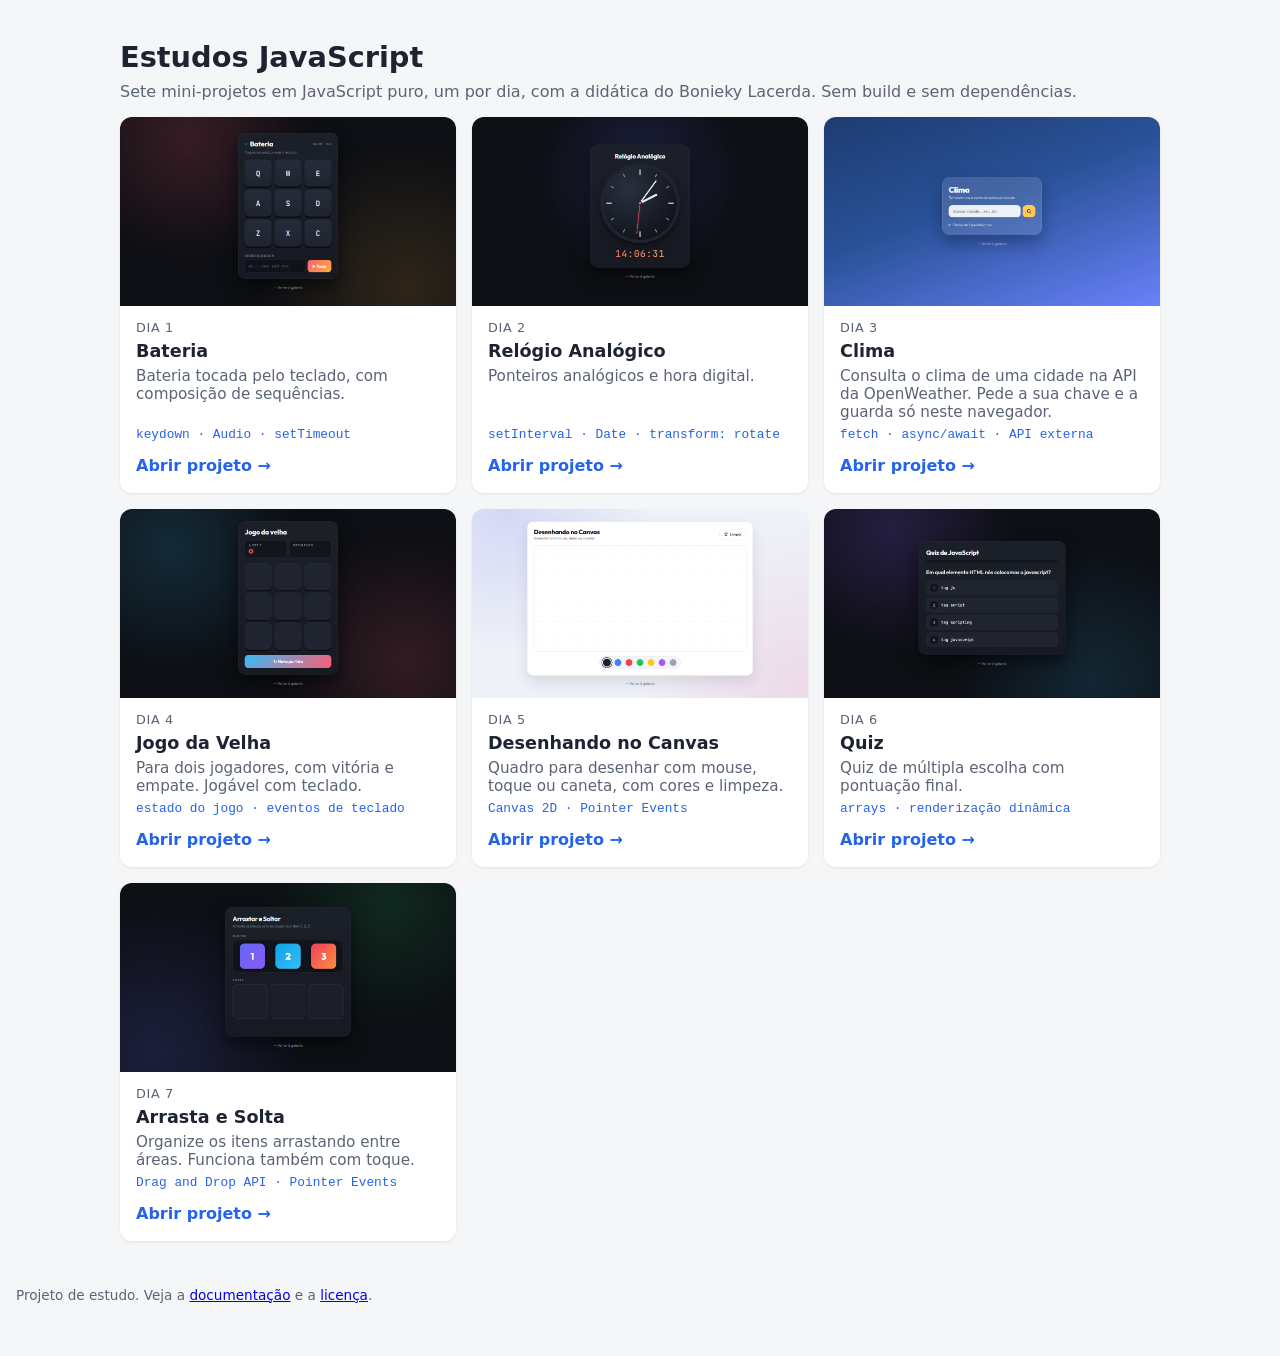
<file: index.html>
<!DOCTYPE html>
<html lang="pt-BR">
<head>
    <meta charset="UTF-8">
    <meta name="viewport" content="width=device-width, initial-scale=1.0">
    <meta name="description" content="7 mini-projetos em JavaScript puro: bateria, relógio, clima, jogo da velha, canvas, quiz e arrasta e solta.">
    <title>Estudos JavaScript — 7 projetos</title>
    <style>
        :root {
            --bg: #f5f6f8;
            --card: #ffffff;
            --text: #1d2330;
            --muted: #5b6475;
            --accent: #2563eb;
        }
        @media (prefers-color-scheme: dark) {
            :root:not([data-theme="light"]) {
                --bg: #12151c;
                --card: #1c212c;
                --text: #e8ebf2;
                --muted: #9aa3b5;
                --accent: #7aa7ff;
            }
        }
        * { box-sizing: border-box; }
        body {
            margin: 0;
            padding: 16px;
            font-family: system-ui, -apple-system, "Segoe UI", Roboto, sans-serif;
            background: var(--bg);
            color: var(--text);
        }
        header, main { max-width: 1040px; margin: 0 auto; }
        h1 { margin: 24px 0 8px; font-size: 1.8rem; }
        header p { color: var(--muted); margin: 0 0 16px; }
        .grid {
            display: grid;
            gap: 16px;
            grid-template-columns: repeat(auto-fill, minmax(260px, 1fr));
            padding-bottom: 32px;
        }
        .card {
            background: var(--card);
            border-radius: 12px;
            overflow: hidden;
            display: flex;
            flex-direction: column;
            box-shadow: 0 1px 3px rgba(0, 0, 0, 0.08);
        }
        .card .thumb {
            aspect-ratio: 16 / 9;
            background: var(--bg);
            display: flex;
            align-items: center;
            justify-content: center;
            color: var(--muted);
            font-size: 0.9rem;
        }
        .card .thumb img { width: 100%; height: 100%; object-fit: cover; }
        .card .body { padding: 14px 16px 18px; display: flex; flex-direction: column; gap: 6px; flex: 1; }
        .card .day { color: var(--muted); font-size: 0.8rem; text-transform: uppercase; letter-spacing: 0.05em; }
        .card h2 { margin: 0; font-size: 1.1rem; }
        .card p { margin: 0; color: var(--muted); font-size: 0.95rem; flex: 1; }
        .card code { font-size: 0.8rem; color: var(--accent); }
        .card a {
            margin-top: 8px;
            align-self: flex-start;
            color: var(--accent);
            font-weight: 600;
            text-decoration: none;
        }
        .card a:focus-visible, .card a:hover { text-decoration: underline; }
        footer { color: var(--muted); font-size: 0.85rem; padding: 0 0 24px; }
    </style>
</head>
<body>
    <header>
        <h1>Estudos JavaScript</h1>
        <p>Sete mini-projetos em JavaScript puro, um por dia, com a didática do Bonieky Lacerda. Sem build e sem dependências.</p>
    </header>

    <main class="grid">
        <article class="card">
            <div class="thumb"><img src="01-bateria/print.png" alt="Print do projeto Bateria" /></div>
            <div class="body">
                <span class="day">Dia 1</span>
                <h2>Bateria</h2>
                <p>Bateria tocada pelo teclado, com composição de sequências.</p>
                <code>keydown · Audio · setTimeout</code>
                <a href="01-bateria/">Abrir projeto →</a>
            </div>
        </article>

        <article class="card">
            <div class="thumb"><img src="02-relogio-analogico/print.png" alt="Print do projeto Relógio Analógico" loading="lazy" /></div>
            <div class="body">
                <span class="day">Dia 2</span>
                <h2>Relógio Analógico</h2>
                <p>Ponteiros analógicos e hora digital.</p>
                <code>setInterval · Date · transform: rotate</code>
                <a href="02-relogio-analogico/">Abrir projeto →</a>
            </div>
        </article>

        <article class="card">
            <div class="thumb"><img src="03-clima/print.png" alt="Print do projeto Clima" /></div>
            <div class="body">
                <span class="day">Dia 3</span>
                <h2>Clima</h2>
                <p>Consulta o clima de uma cidade na API da OpenWeather. Pede a sua chave e a guarda só neste navegador.</p>
                <code>fetch · async/await · API externa</code>
                <a href="03-clima/">Abrir projeto →</a>
            </div>
        </article>

        <article class="card">
            <div class="thumb"><img src="04-jogo-da-velha/print.png" alt="Print do projeto Jogo da Velha" loading="lazy" /></div>
            <div class="body">
                <span class="day">Dia 4</span>
                <h2>Jogo da Velha</h2>
                <p>Para dois jogadores, com vitória e empate. Jogável com teclado.</p>
                <code>estado do jogo · eventos de teclado</code>
                <a href="04-jogo-da-velha/">Abrir projeto →</a>
            </div>
        </article>

        <article class="card">
            <div class="thumb"><img src="05-canvas/print.png" alt="Print do projeto Desenhando no Canvas" loading="lazy" /></div>
            <div class="body">
                <span class="day">Dia 5</span>
                <h2>Desenhando no Canvas</h2>
                <p>Quadro para desenhar com mouse, toque ou caneta, com cores e limpeza.</p>
                <code>Canvas 2D · Pointer Events</code>
                <a href="05-canvas/">Abrir projeto →</a>
            </div>
        </article>

        <article class="card">
            <div class="thumb"><img src="06-quiz/print.png" alt="Print do projeto Quiz" loading="lazy" /></div>
            <div class="body">
                <span class="day">Dia 6</span>
                <h2>Quiz</h2>
                <p>Quiz de múltipla escolha com pontuação final.</p>
                <code>arrays · renderização dinâmica</code>
                <a href="06-quiz/">Abrir projeto →</a>
            </div>
        </article>

        <article class="card">
            <div class="thumb"><img src="07-arrasta-e-solta/print.png" alt="Print do projeto Arrasta e Solta" loading="lazy" /></div>
            <div class="body">
                <span class="day">Dia 7</span>
                <h2>Arrasta e Solta</h2>
                <p>Organize os itens arrastando entre áreas. Funciona também com toque.</p>
                <code>Drag and Drop API · Pointer Events</code>
                <a href="07-arrasta-e-solta/">Abrir projeto →</a>
            </div>
        </article>
    </main>

    <footer>
        <p>Projeto de estudo. Veja a <a href="README.md">documentação</a> e a <a href="LICENSE">licença</a>.</p>
    </footer>
</body>
</html>
</file>
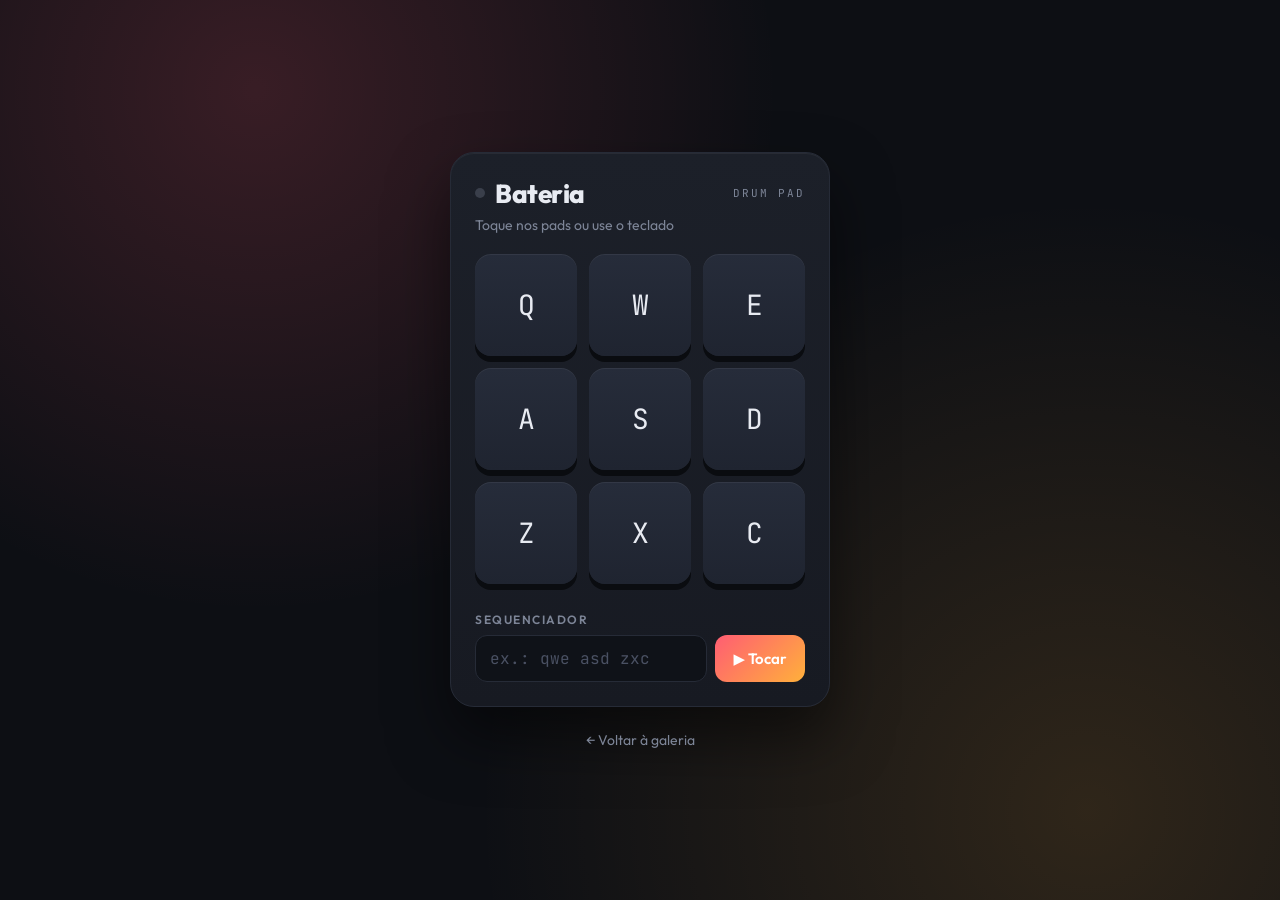
<file: 01-bateria/index.html>
<!DOCTYPE html>
<html lang="pt">
<head>
    <meta charset="UTF-8">
    <meta name="viewport" content="width=device-width, initial-scale=1.0">
    <title>Bateria</title>
    <link rel="preconnect" href="https://fonts.googleapis.com">
    <link rel="preconnect" href="https://fonts.gstatic.com" crossorigin>
    <link href="https://fonts.googleapis.com/css2?family=Outfit:wght@400;600;800&family=JetBrains+Mono:wght@500&display=swap" rel="stylesheet">
    <link rel="stylesheet" href="style.css" />
</head>
<body>
    <main class="machine">
        <header class="machine__header">
            <span class="led"></span>
            <h1>Bateria</h1>
            <span class="machine__model">DRUM&nbsp;PAD</span>
        </header>

        <p class="hint">Toque nos pads ou use o teclado</p>

        <div class="keys">
            <button type="button" data-key="keyq" class="key">Q</button>
            <button type="button" data-key="keyw" class="key">W</button>
            <button type="button" data-key="keye" class="key">E</button>

            <button type="button" data-key="keya" class="key">A</button>
            <button type="button" data-key="keys" class="key">S</button>
            <button type="button" data-key="keyd" class="key">D</button>

            <button type="button" data-key="keyz" class="key">Z</button>
            <button type="button" data-key="keyx" class="key">X</button>
            <button type="button" data-key="keyc" class="key">C</button>
        </div>

        <form class="composer">
            <label for="input">Sequenciador</label>
            <div class="composer__row">
                <input type="text" id="input" placeholder="ex.: qwe asd zxc" autocomplete="off" spellcheck="false" />
                <button type="submit">▶ Tocar</button>
            </div>
        </form>
    </main>

    <a class="back" href="../">← Voltar à galeria</a>

    <audio id="s_keyq" src="sounds/keyq.wav"></audio>
    <audio id="s_keyw" src="sounds/keyw.wav"></audio>
    <audio id="s_keye" src="sounds/keye.wav"></audio>
    <audio id="s_keya" src="sounds/keya.wav"></audio>
    <audio id="s_keys" src="sounds/keys.wav"></audio>
    <audio id="s_keyd" src="sounds/keyd.wav"></audio>
    <audio id="s_keyz" src="sounds/keyz.wav"></audio>
    <audio id="s_keyx" src="sounds/keyx.wav"></audio>
    <audio id="s_keyc" src="sounds/keyc.wav"></audio>

    <script src="script.js"></script>
</body>
</html>
</file>
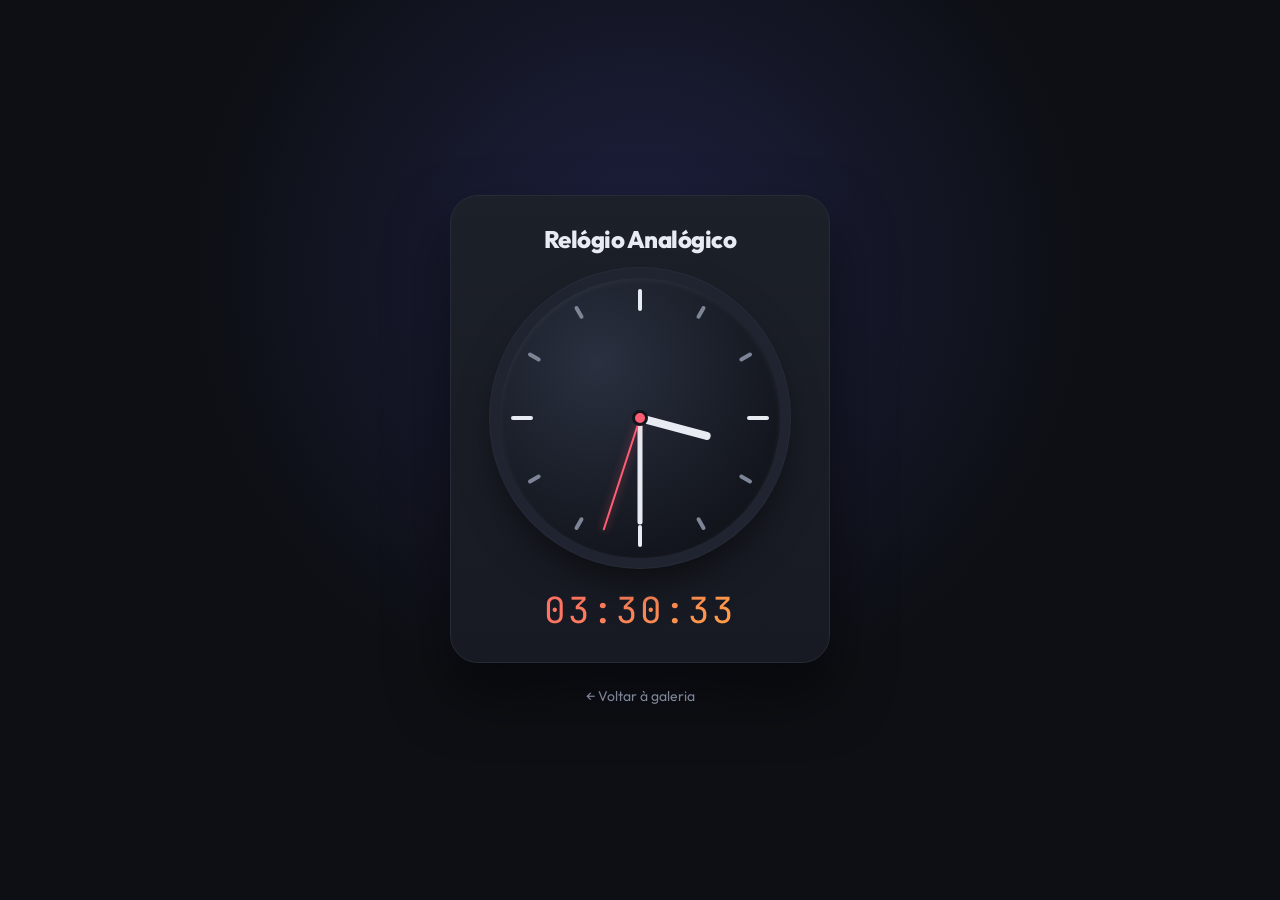
<file: 02-relogio-analogico/index.html>
<!DOCTYPE html>
<html lang="pt">
<head>
    <meta charset="UTF-8">
    <meta name="viewport" content="width=device-width, initial-scale=1.0">
    <title>Relógio Analógico</title>
    <link rel="preconnect" href="https://fonts.googleapis.com">
    <link rel="preconnect" href="https://fonts.gstatic.com" crossorigin>
    <link href="https://fonts.googleapis.com/css2?family=Outfit:wght@400;600;800&family=JetBrains+Mono:wght@500&display=swap" rel="stylesheet">
    <link rel="stylesheet" href="style.css" />
</head>
<body>
    <main class="card">
        <h1>Relógio Analógico</h1>

        <div class="relogio">
            <div class="riscos">
                <div class="risco" style="transform: rotate(0deg)"><div class="ponto"></div></div>
                <div class="risco" style="transform: rotate(30deg)"><div class="ponto"></div></div>
                <div class="risco" style="transform: rotate(60deg)"><div class="ponto"></div></div>
                <div class="risco" style="transform: rotate(90deg)"><div class="ponto"></div></div>
                <div class="risco" style="transform: rotate(120deg)"><div class="ponto"></div></div>
                <div class="risco" style="transform: rotate(150deg)"><div class="ponto"></div></div>
                <div class="risco" style="transform: rotate(180deg)"><div class="ponto"></div></div>
                <div class="risco" style="transform: rotate(210deg)"><div class="ponto"></div></div>
                <div class="risco" style="transform: rotate(240deg)"><div class="ponto"></div></div>
                <div class="risco" style="transform: rotate(270deg)"><div class="ponto"></div></div>
                <div class="risco" style="transform: rotate(300deg)"><div class="ponto"></div></div>
                <div class="risco" style="transform: rotate(330deg)"><div class="ponto"></div></div>
            </div>
            <div class="ponteiros">
                <div class="p p_h"></div>
                <div class="p p_m"></div>
                <div class="p p_s"></div>
                <div class="encaixe"></div>
            </div>
        </div>
        <div class="digital">--:--:--</div>
    </main>

    <a class="back" href="../">← Voltar à galeria</a>

    <script src="script.js"></script>
</body>
</html>
</file>
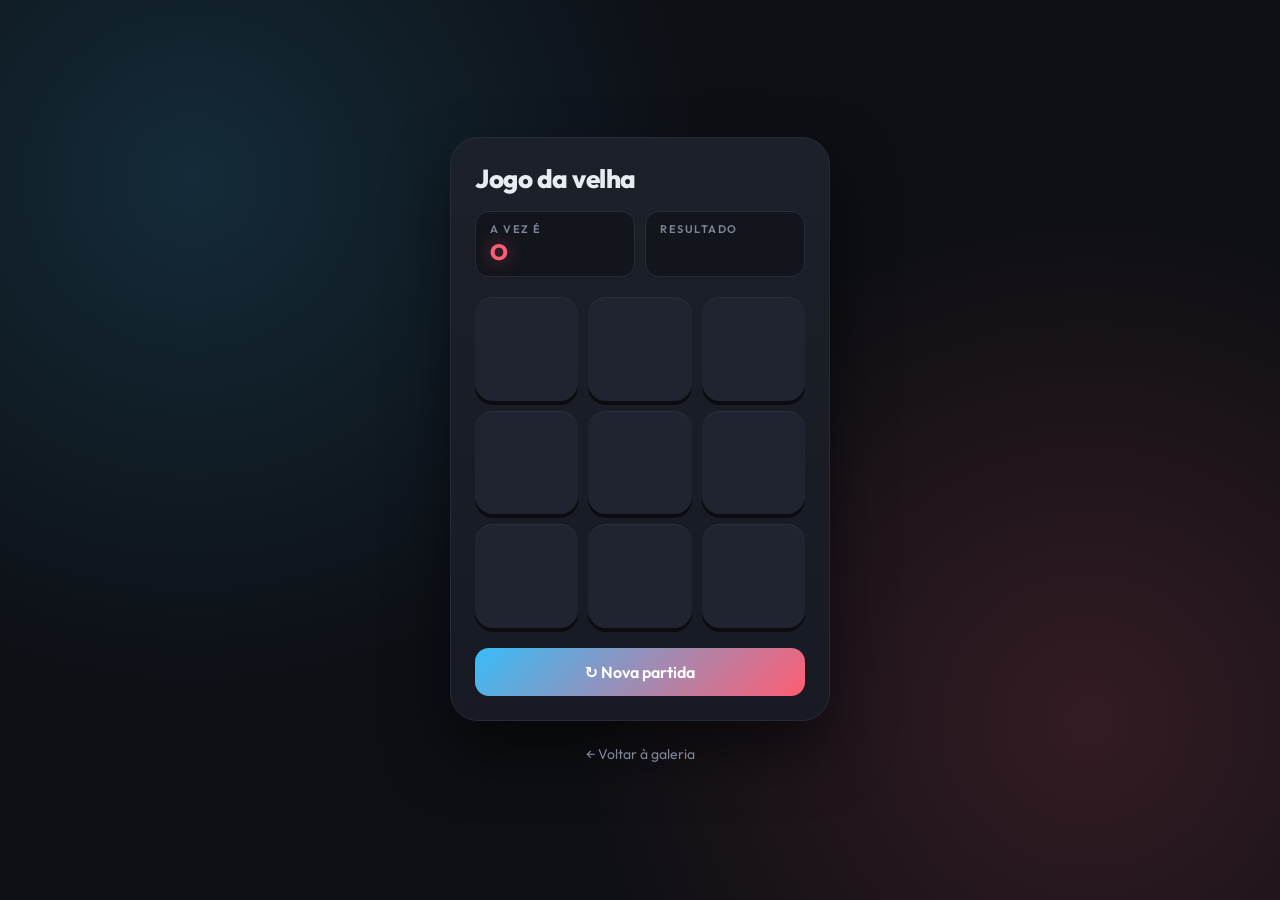
<file: 04-jogo-da-velha/index.html>
<!DOCTYPE html>
<html lang="pt">
<head>
    <meta charset="UTF-8">
    <meta name="viewport" content="width=device-width, initial-scale=1.0">
    <title>Jogo da velha</title>
    <link rel="preconnect" href="https://fonts.googleapis.com">
    <link rel="preconnect" href="https://fonts.gstatic.com" crossorigin>
    <link href="https://fonts.googleapis.com/css2?family=Outfit:wght@400;600;800&display=swap" rel="stylesheet">
    <link rel="stylesheet" href="style.css" />
</head>
<body>
    <main class="card">
        <h1>Jogo da velha</h1>

        <div class="info">
            <div class="infoitem">
                <div class="infotitulo">A vez é</div>
                <div class="infocorpo vez">--</div>
            </div>
            <div class="infoitem">
                <div class="infotitulo">Resultado</div>
                <div class="infocorpo resultado">--</div>
            </div>
        </div>

        <div class="area">
            <div tabindex="0" role="button" data-item="a1" class="item"></div>
            <div tabindex="0" role="button" data-item="a2" class="item"></div>
            <div tabindex="0" role="button" data-item="a3" class="item"></div>

            <div tabindex="0" role="button" data-item="b1" class="item"></div>
            <div tabindex="0" role="button" data-item="b2" class="item"></div>
            <div tabindex="0" role="button" data-item="b3" class="item"></div>

            <div tabindex="0" role="button" data-item="c1" class="item"></div>
            <div tabindex="0" role="button" data-item="c2" class="item"></div>
            <div tabindex="0" role="button" data-item="c3" class="item"></div>
        </div>

        <button class="reset" type="button">↻ Nova partida</button>
    </main>

    <a class="back" href="../">← Voltar à galeria</a>

    <script src="logic.js"></script>
    <script src="script.js"></script>
</body>
</html>
</file>
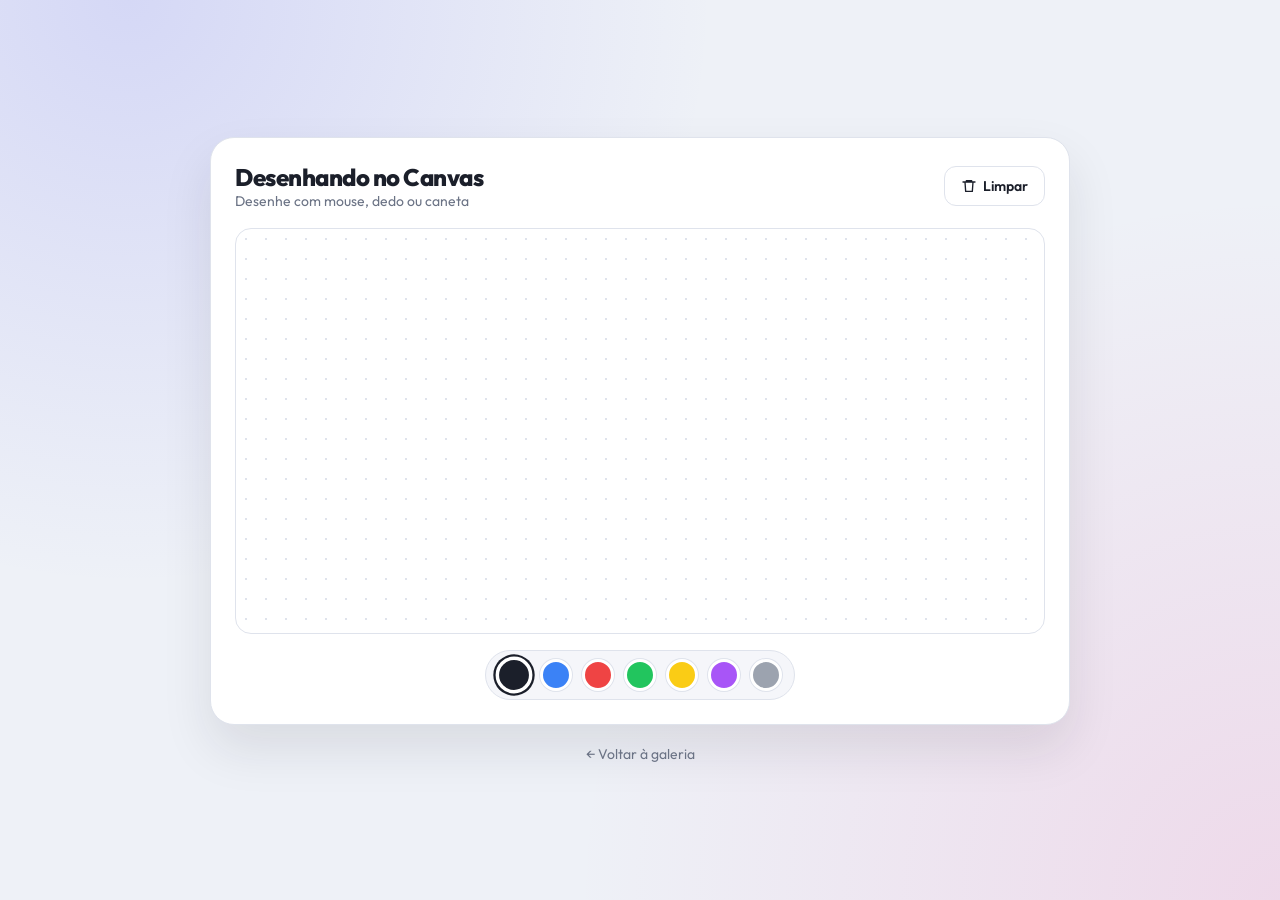
<file: 05-canvas/index.html>
<!DOCTYPE html>
<html lang="pt">
<head>
    <meta charset="UTF-8">
    <meta name="viewport" content="width=device-width, initial-scale=1.0">
    <title>Desenhando no Canvas</title>
    <link rel="preconnect" href="https://fonts.googleapis.com">
    <link rel="preconnect" href="https://fonts.gstatic.com" crossorigin>
    <link href="https://fonts.googleapis.com/css2?family=Outfit:wght@400;600;800&display=swap" rel="stylesheet">
    <link rel="stylesheet" href="style.css" />
</head>
<body>
    <main class="studio">
        <header class="studio__header">
            <div>
                <h1>Desenhando no Canvas</h1>
                <p>Desenhe com mouse, dedo ou caneta</p>
            </div>
            <button class="clear" type="button">
                <svg viewBox="0 0 24 24" width="16" height="16" fill="none" stroke="currentColor" stroke-width="2" stroke-linecap="round" stroke-linejoin="round"><path d="M3 6h18M8 6V4h8v2M6 6l1 14h10l1-14"/></svg>
                Limpar
            </button>
        </header>

        <div class="board">
            <canvas id="tela" width="800" height="400"></canvas>
        </div>

        <div class="toolbar">
            <div class="colorArea" role="group" aria-label="Cores">
                <button type="button" data-color="#1b1f2a" style="--c: #1b1f2a" class="color active" aria-label="Preto"></button>
                <button type="button" data-color="#3b82f6" style="--c: #3b82f6" class="color" aria-label="Azul"></button>
                <button type="button" data-color="#ef4444" style="--c: #ef4444" class="color" aria-label="Vermelho"></button>
                <button type="button" data-color="#22c55e" style="--c: #22c55e" class="color" aria-label="Verde"></button>
                <button type="button" data-color="#facc15" style="--c: #facc15" class="color" aria-label="Amarelo"></button>
                <button type="button" data-color="#a855f7" style="--c: #a855f7" class="color" aria-label="Roxo"></button>
                <button type="button" data-color="#9ca3af" style="--c: #9ca3af" class="color" aria-label="Cinza"></button>
            </div>
        </div>
    </main>

    <a class="back" href="../">← Voltar à galeria</a>

    <script src="script.js"></script>
</body>
</html>
</file>
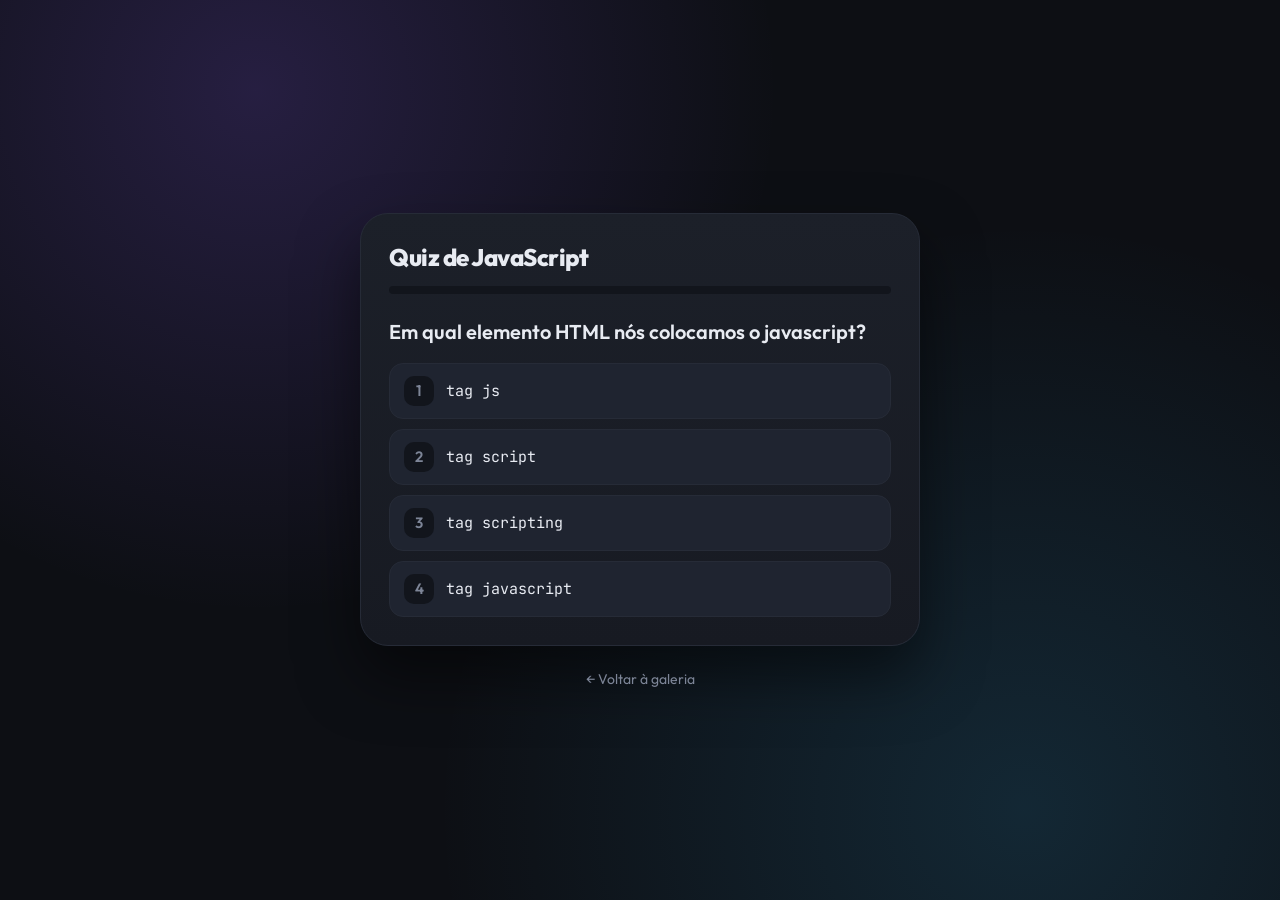
<file: 06-quiz/index.html>
<!DOCTYPE html>
<html lang="pt">
<head>
    <meta charset="UTF-8">
    <meta name="viewport" content="width=device-width, initial-scale=1.0">
    <title>Quiz</title>
    <link rel="preconnect" href="https://fonts.googleapis.com">
    <link rel="preconnect" href="https://fonts.gstatic.com" crossorigin>
    <link href="https://fonts.googleapis.com/css2?family=Outfit:wght@400;600;800&family=JetBrains+Mono:wght@500&display=swap" rel="stylesheet">
    <link rel="stylesheet" href="style.css" />
</head>
<body>
    <main class="card">
        <header class="card__header">
            <h1>Quiz de JavaScript</h1>
            <div class="progress">
                <div class="progress--bar"></div>
            </div>
        </header>

        <div class="questionArea">
            <div class="question">...</div>
            <div class="options">

            </div>
        </div>

        <div class="scoreArea">
            <img src="prize.png" alt="Troféu" class="prizeImage" />
            <div class="scoreText1">Parabéns!</div>
            <div class="scorePct">Acertou 99%</div>
            <div class="scoreText2">Você respondeu 9 questões e acertou 8.</div>
            <button>↻ Fazer novamente</button>
        </div>
    </main>

    <a class="back" href="../">← Voltar à galeria</a>

    <script src="questions.js"></script>
    <script src="logic.js"></script>
    <script src="script.js"></script>
</body>
</html>
</file>
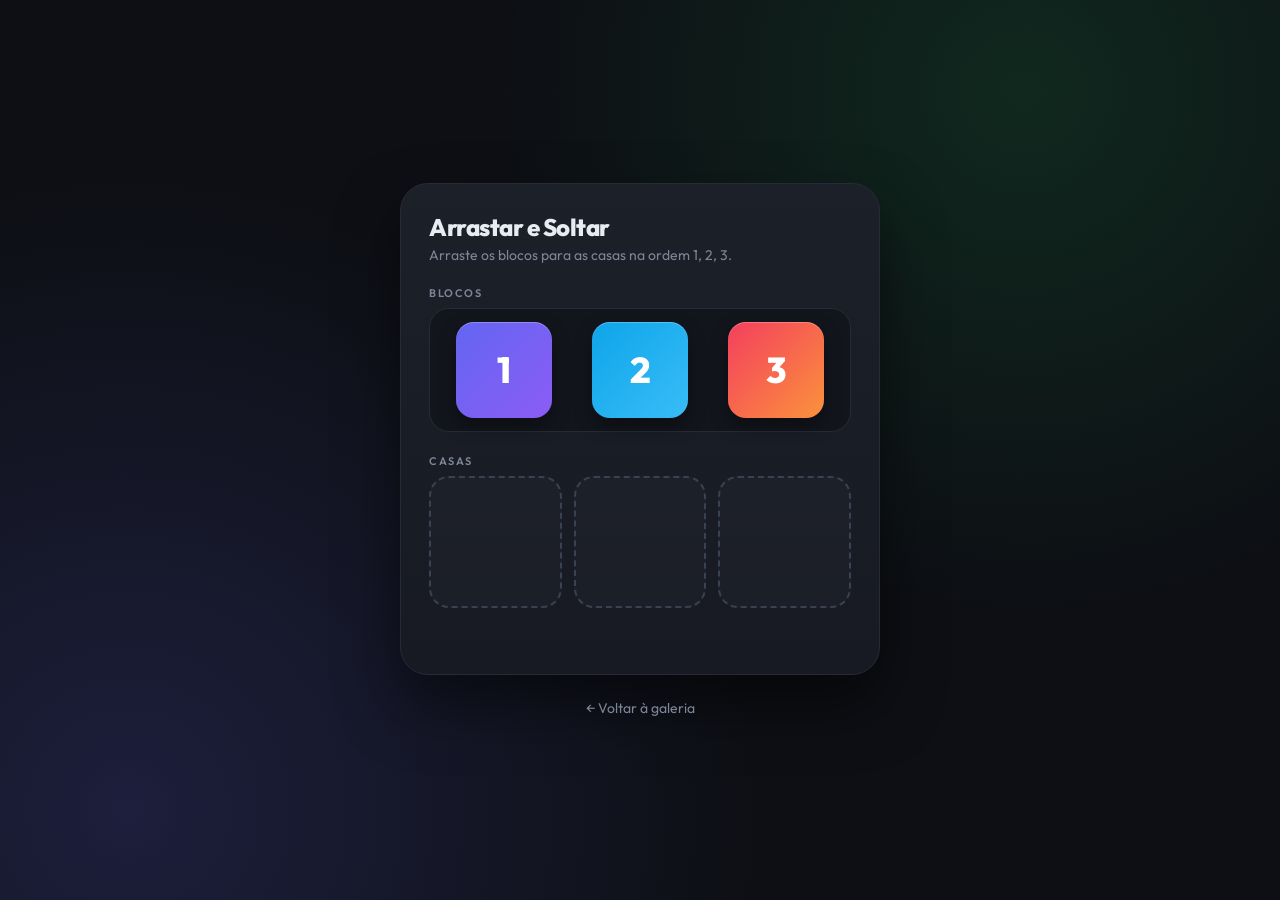
<file: 07-arrasta-e-solta/index.html>
<!DOCTYPE html>
<html lang="pt">
<head>
    <meta charset="UTF-8">
    <meta name="viewport" content="width=device-width, initial-scale=1.0">
    <title>Arrastar e Soltar</title>
    <link rel="preconnect" href="https://fonts.googleapis.com">
    <link rel="preconnect" href="https://fonts.gstatic.com" crossorigin>
    <link href="https://fonts.googleapis.com/css2?family=Outfit:wght@400;600;800&display=swap" rel="stylesheet">
    <link rel="stylesheet" href="style.css" />
</head>
<body>
    <main class="card">
        <h1>Arrastar e Soltar</h1>
        <p class="hint">Arraste os blocos para as casas na ordem 1, 2, 3.</p>

        <div class="label">Blocos</div>
        <div class="neutralArea">
            <div class="item" data-n="1" draggable="true">1</div>
            <div class="item" data-n="2" draggable="true">2</div>
            <div class="item" data-n="3" draggable="true">3</div>
        </div>

        <div class="label">Casas</div>
        <div class="areas">
            <div class="area" data-name="a"></div>
            <div class="area" data-name="b"></div>
            <div class="area" data-name="c"></div>
        </div>

        <p class="success">✓ Sequência correta!</p>
    </main>

    <a class="back" href="../">← Voltar à galeria</a>

    <script src="script.js"></script>
</body>
</html>
</file>
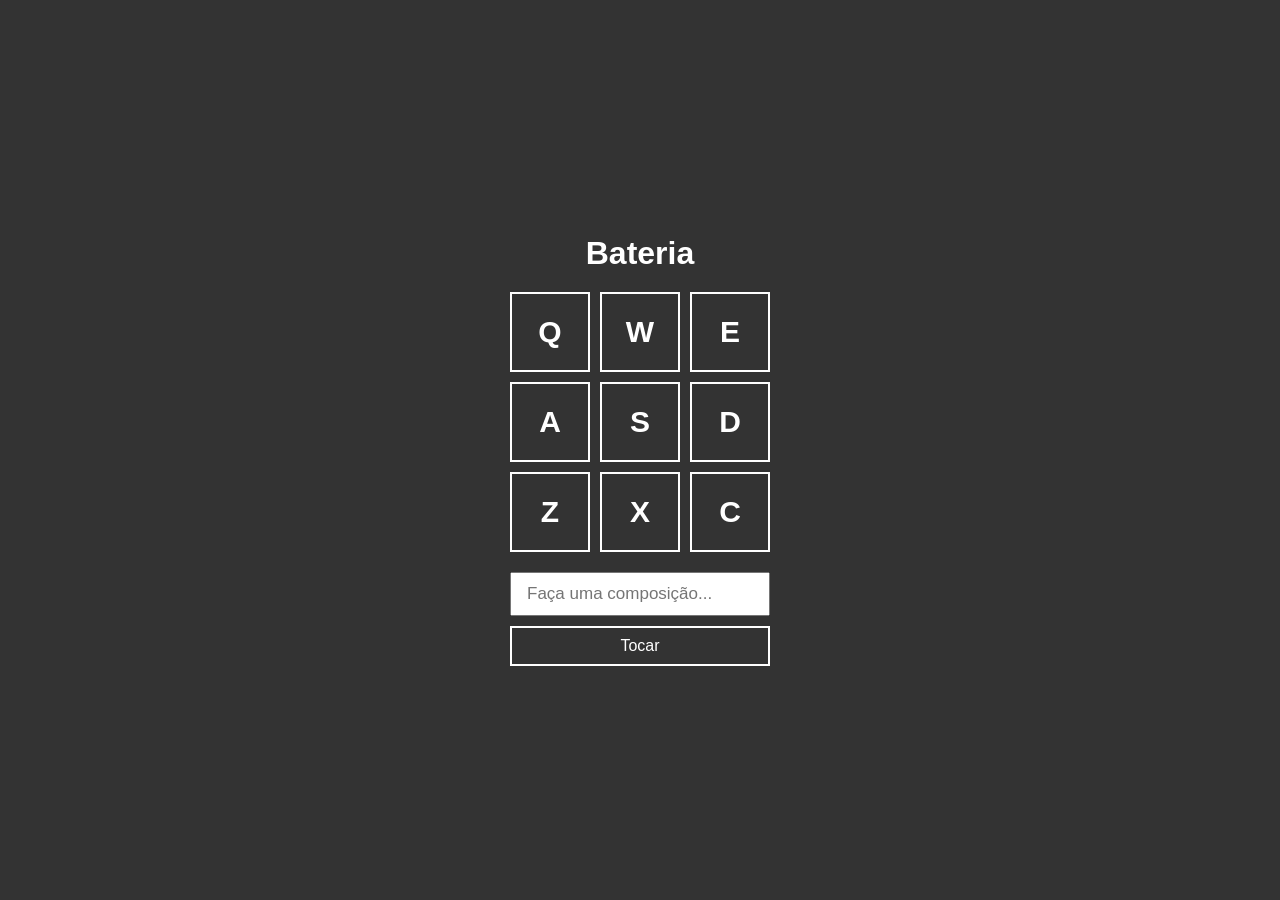
<file: 1 dia - Bateria/index.html>
<!DOCTYPE html>
<html lang="pt">
<head>
    <meta charset="UTF-8">
    <meta http-equiv="X-UA-Compatible" content="IE=edge">
    <meta name="viewport" content="width=device-width, initial-scale=1.0">
    <title>Bateria</title>
    <link rel="stylesheet" href="style.css" />
</head>
<body>
    <h1>Bateria</h1>

    <div class="keys">
        <div data-key="keyq" class="key">Q</div>
        <div data-key="keyw" class="key">W</div>
        <div data-key="keye" class="key">E</div>

        <div data-key="keya" class="key">A</div>
        <div data-key="keys" class="key">S</div>
        <div data-key="keyd" class="key">D</div>

        <div data-key="keyz" class="key">Z</div>
        <div data-key="keyx" class="key">X</div>
        <div data-key="keyc" class="key">C</div>
    </div>
    <div class="composer">
        <input type="text" id="input" placeholder="Faça uma composição..." />
        <button>Tocar</button>
    </div>

    <audio id="s_keyq" src="sounds/keyq.wav"></audio>
    <audio id="s_keyw" src="sounds/keyw.wav"></audio>
    <audio id="s_keye" src="sounds/keye.wav"></audio>
    <audio id="s_keya" src="sounds/keya.wav"></audio>
    <audio id="s_keys" src="sounds/keys.wav"></audio>
    <audio id="s_keyd" src="sounds/keyd.wav"></audio>
    <audio id="s_keyz" src="sounds/keyz.wav"></audio>
    <audio id="s_keyx" src="sounds/keyx.wav"></audio>
    <audio id="s_keyc" src="sounds/keyc.wav"></audio>
    
    <script src="script.js"></script>
</body>
</html>
</file>
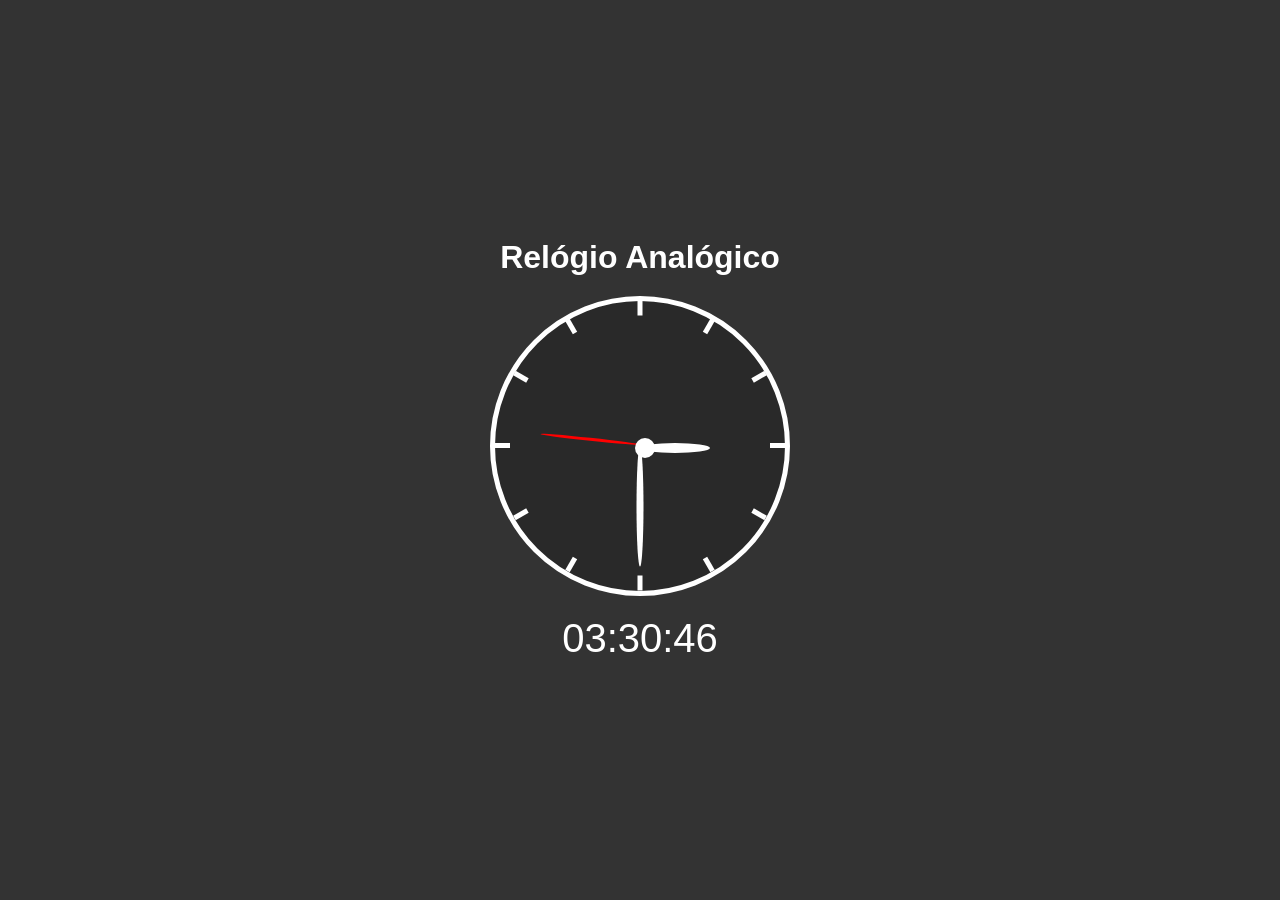
<file: 2 dia - Relógio Analógico/index.html>
<!DOCTYPE html>
<html lang="pt">
<head>
    <meta charset="UTF-8">
    <meta http-equiv="X-UA-Compatible" content="IE=edge">
    <meta name="viewport" content="width=device-width, initial-scale=1.0">
    <title>Relógio Analógico</title>
    <link rel="stylesheet" href="style.css" />
</head>
<body>
    <h1>Relógio Analógico</h1>

    <div class="relogio">
        <div class="riscos">
            <div class="risco" style="transform: rotate(0deg)"><div class="ponto"></div></div>
            <div class="risco" style="transform: rotate(30deg)"><div class="ponto"></div></div>
            <div class="risco" style="transform: rotate(60deg)"><div class="ponto"></div></div>
            <div class="risco" style="transform: rotate(90deg)"><div class="ponto"></div></div>
            <div class="risco" style="transform: rotate(120deg)"><div class="ponto"></div></div>
            <div class="risco" style="transform: rotate(150deg)"><div class="ponto"></div></div>
            <div class="risco" style="transform: rotate(180deg)"><div class="ponto"></div></div>
            <div class="risco" style="transform: rotate(210deg)"><div class="ponto"></div></div>
            <div class="risco" style="transform: rotate(240deg)"><div class="ponto"></div></div>
            <div class="risco" style="transform: rotate(270deg)"><div class="ponto"></div></div>
            <div class="risco" style="transform: rotate(300deg)"><div class="ponto"></div></div>
            <div class="risco" style="transform: rotate(330deg)"><div class="ponto"></div></div>
        </div>
        <div class="ponteiros">
            <div class="p p_s"></div>
            <div class="p p_m"></div>
            <div class="p p_h"></div>
            <div class="encaixe"></div>
        </div>
    </div>
    <div class="digital">--:--:--</div>

    <script src="script.js"></script>
</body>
</html>
</file>
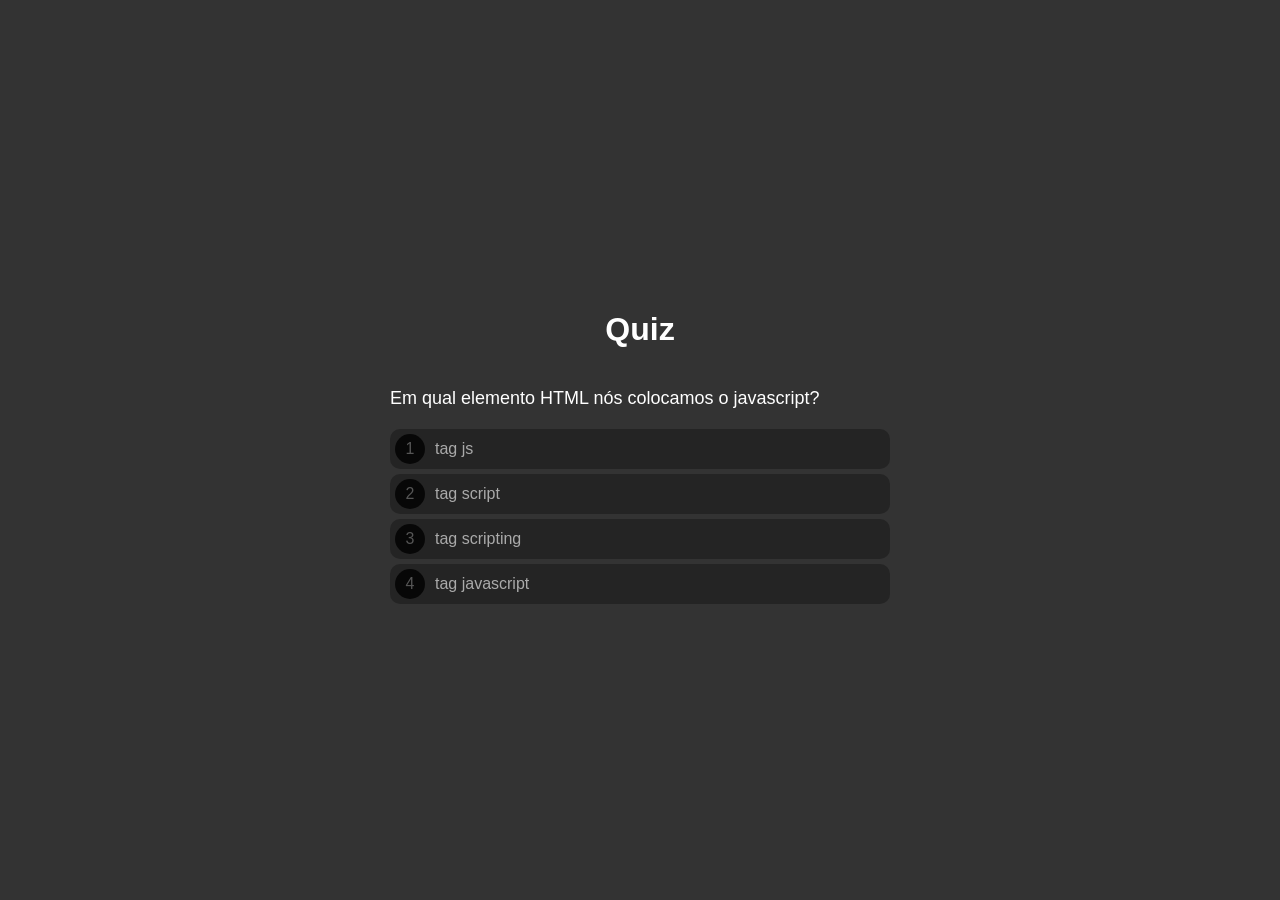
<file: 6 dia - Quiz/index.html>
<!DOCTYPE html>
<html lang="pt">
<head>
    <meta charset="UTF-8">
    <meta http-equiv="X-UA-Compatible" content="IE=edge">
    <meta name="viewport" content="width=device-width, initial-scale=1.0">
    <title>Quiz</title>
    <link rel="stylesheet" href="style.css" />
</head>
<body>
    <div class="progress">
        <div class="progress--bar"></div>
    </div>

    <h1>Quiz</h1>

    <div class="questionArea">
        <div class="question">...</div>
        <div class="options">
            
        </div>
    </div>

    <div class="scoreArea">
        <img src="prize.png" class="prizeImage" />
        <div class="scoreText1">Parabéns!</div>
        <div class="scorePct">Acertou 99%</div>
        <div class="scoreText2">Você respondeu 9 questões e acertou 8.</div>
        <button>Fazer novamente</button>
    </div>

    <script src="questions.js"></script>
    <script src="script.js"></script>
</body>
</html>
</file>
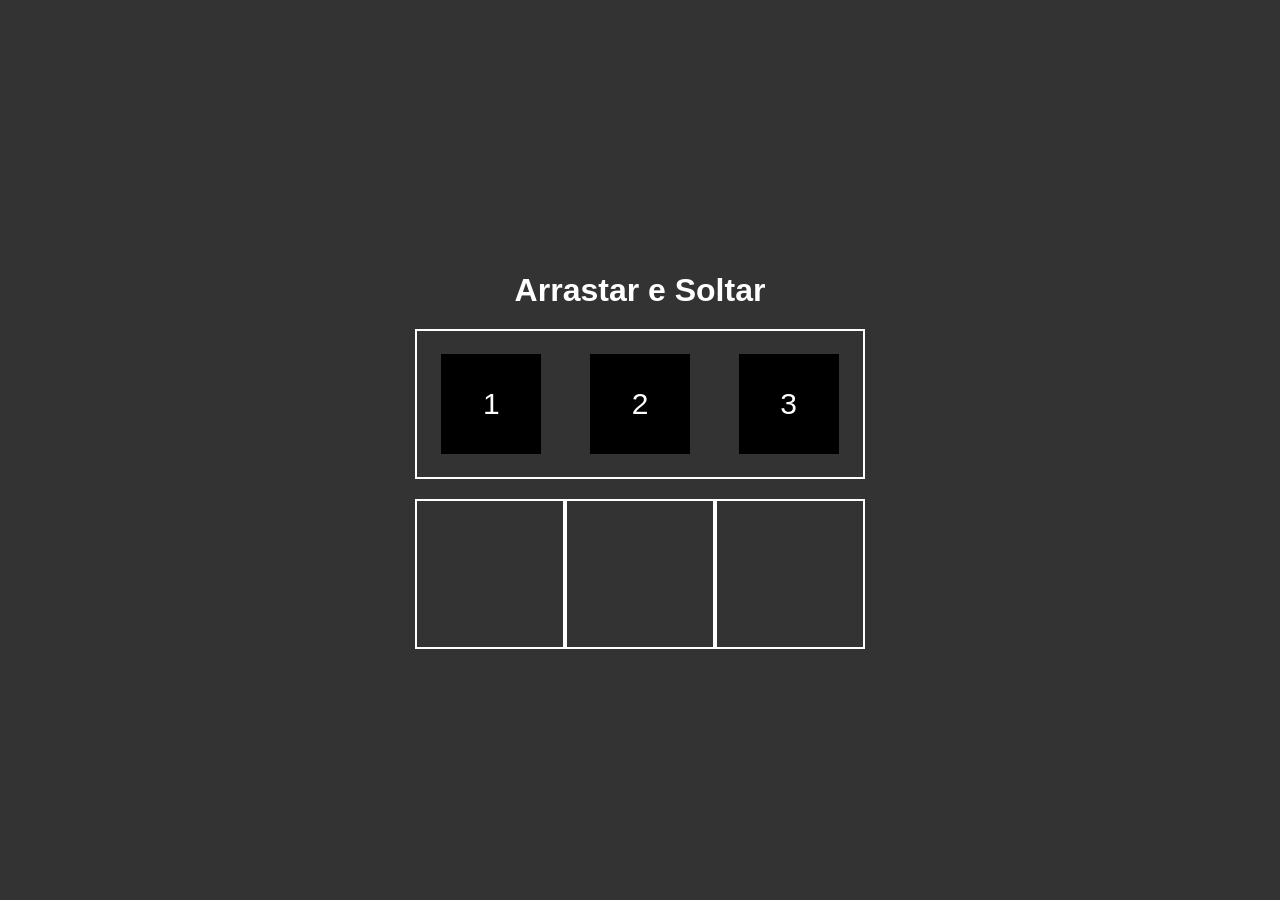
<file: 7 dia - Arrasta e Solta/index.html>
<!DOCTYPE html>
<html lang="pt">
<head>
    <meta charset="UTF-8">
    <meta http-equiv="X-UA-Compatible" content="IE=edge">
    <meta name="viewport" content="width=device-width, initial-scale=1.0">
    <title>Arrastar e Soltar</title>
    <link rel="stylesheet" href="style.css" />
</head>
<body>
    <h1>Arrastar e Soltar</h1>

    <div class="neutralArea">
        <div class="item" draggable="true">1</div>
        <div class="item" draggable="true">2</div>
        <div class="item" draggable="true">3</div>
    </div>

    <div class="areas">
        <div class="area" data-name="a"></div>
        <div class="area" data-name="b"></div>
        <div class="area" data-name="c"></div>
    </div>

    <script src="script.js"></script>
</body>
</html>
</file>
<file: 01-bateria/style.css>
* {
    margin: 0;
    padding: 0;
    box-sizing: border-box;
}

:root {
    --bg: #0d0f14;
    --panel: #171a22;
    --panel-edge: #262b37;
    --pad: #1f2430;
    --text: #e8ebf2;
    --muted: #7d8597;
    --accent: #ff5d73;
    --accent-2: #ffb03b;
}

body {
    display: flex;
    min-height: 100vh;
    justify-content: center;
    align-items: center;
    flex-direction: column;
    gap: 24px;
    padding: 24px 16px;
    background:
        radial-gradient(circle at 20% 10%, rgba(255, 93, 115, .18), transparent 40%),
        radial-gradient(circle at 85% 90%, rgba(255, 176, 59, .14), transparent 45%),
        var(--bg);
    color: var(--text);
    font-family: 'Outfit', system-ui, sans-serif;
}

.machine {
    width: 100%;
    max-width: 380px;
    padding: 24px;
    border-radius: 24px;
    background: linear-gradient(180deg, #1c2029, var(--panel));
    border: 1px solid var(--panel-edge);
    box-shadow: 0 30px 60px rgba(0, 0, 0, .5), inset 0 1px 0 rgba(255, 255, 255, .05);
}

.machine__header {
    display: flex;
    align-items: center;
    gap: 10px;
}
.machine__header h1 {
    font-size: 26px;
    font-weight: 800;
    letter-spacing: -.5px;
}
.machine__model {
    margin-left: auto;
    font-family: 'JetBrains Mono', monospace;
    font-size: 11px;
    color: var(--muted);
    letter-spacing: 2px;
}
.led {
    width: 10px;
    height: 10px;
    border-radius: 50%;
    background: #3a3f4b;
    transition: background .1s, box-shadow .1s;
}
.led.on {
    background: var(--accent);
    box-shadow: 0 0 12px var(--accent);
}

.hint {
    margin: 6px 0 20px;
    font-size: 14px;
    color: var(--muted);
}

.keys {
    display: grid;
    grid-template-columns: repeat(3, 1fr);
    gap: 12px;
}
.key {
    aspect-ratio: 1;
    border: none;
    border-radius: 16px;
    background: linear-gradient(180deg, #262c3a, var(--pad));
    box-shadow: 0 6px 0 #0a0c10, inset 0 1px 0 rgba(255, 255, 255, .06);
    color: var(--text);
    font-family: 'JetBrains Mono', monospace;
    font-size: 28px;
    cursor: pointer;
    touch-action: manipulation;
    transition: transform .08s, box-shadow .08s, background .15s, color .15s;
}
.key:hover {
    background: linear-gradient(180deg, #2d3444, #232937);
}
.key:focus-visible {
    outline: 2px solid var(--accent-2);
    outline-offset: 3px;
}
.key.active {
    transform: translateY(4px);
    color: #fff;
    background: linear-gradient(135deg, var(--accent), var(--accent-2));
    box-shadow: 0 2px 0 #0a0c10, 0 0 28px rgba(255, 93, 115, .55);
}

.composer {
    margin-top: 28px;
}
.composer label {
    display: block;
    margin-bottom: 8px;
    font-size: 12px;
    font-weight: 600;
    text-transform: uppercase;
    letter-spacing: 1.5px;
    color: var(--muted);
}
.composer__row {
    display: flex;
    gap: 8px;
}
.composer #input {
    flex: 1;
    min-width: 0;
    padding: 12px 14px;
    border-radius: 12px;
    border: 1px solid var(--panel-edge);
    background: #0f1218;
    color: var(--accent-2);
    font-family: 'JetBrains Mono', monospace;
    font-size: 16px;
    outline: none;
    transition: border-color .15s;
}
.composer #input::placeholder {
    color: #4a5163;
}
.composer #input:focus {
    border-color: var(--accent-2);
}
.composer button {
    padding: 0 18px;
    border: none;
    border-radius: 12px;
    background: linear-gradient(135deg, var(--accent), var(--accent-2));
    color: #fff;
    font-family: inherit;
    font-size: 15px;
    font-weight: 600;
    cursor: pointer;
    transition: filter .15s, transform .08s;
}
.composer button:hover {
    filter: brightness(1.1);
}
.composer button:active {
    transform: scale(.97);
}

.back {
    color: var(--muted);
    font-size: 14px;
    text-decoration: none;
}
.back:hover {
    color: var(--text);
}
</file>
<file: 02-relogio-analogico/style.css>
* {
    margin: 0;
    padding: 0;
    box-sizing: border-box;
}

:root {
    --bg: #0d0f14;
    --panel: #171a22;
    --edge: #262b37;
    --text: #e8ebf2;
    --muted: #7d8597;
    --accent: #ff5d73;
    --accent-2: #ffb03b;
}

body {
    display: flex;
    min-height: 100vh;
    justify-content: center;
    align-items: center;
    flex-direction: column;
    gap: 24px;
    padding: 24px 16px;
    background:
        radial-gradient(circle at 50% 30%, rgba(99, 102, 241, .2), transparent 50%),
        var(--bg);
    color: var(--text);
    font-family: 'Outfit', system-ui, sans-serif;
}

.card {
    width: 100%;
    max-width: 380px;
    padding: 28px 24px;
    border-radius: 28px;
    background: linear-gradient(180deg, #1c2029, var(--panel));
    border: 1px solid var(--edge);
    box-shadow: 0 30px 60px rgba(0, 0, 0, .5);
    text-align: center;
}

h1 {
    font-size: 24px;
    font-weight: 800;
    letter-spacing: -.5px;
    margin-bottom: 24px;
}

.relogio {
    position: relative;
    width: 280px;
    max-width: 100%;
    aspect-ratio: 1;
    margin: 0 auto;
    border-radius: 50%;
    background: radial-gradient(circle at 35% 30%, #2a3040, #12151c 75%);
    box-shadow:
        0 0 0 10px #1f2430,
        0 0 0 11px var(--edge),
        0 20px 40px rgba(0, 0, 0, .6),
        inset 0 2px 6px rgba(255, 255, 255, .06);
}

.risco {
    position: absolute;
    top: 50%;
    left: 50%;
    width: 46%;
    height: 0;
    transform-origin: left center;
    display: flex;
    justify-content: flex-end;
    align-items: center;
}
.risco .ponto {
    width: 14px;
    height: 4px;
    border-radius: 2px;
    background: var(--muted);
}
.risco:nth-child(3n+1) .ponto {
    width: 22px;
    background: var(--text);
}

.p {
    position: absolute;
    top: 50%;
    left: 50%;
    border-radius: 999px;
    transform-origin: left center;
    transform: rotate(-90deg);
}
.p_h {
    width: 26%;
    height: 8px;
    margin-top: -4px;
    background: var(--text);
}
.p_m {
    width: 38%;
    height: 5px;
    margin-top: -2.5px;
    background: var(--text);
}
.p_s {
    width: 42%;
    height: 2px;
    margin-top: -1px;
    background: var(--accent);
    box-shadow: 0 0 8px rgba(255, 93, 115, .6);
}
.encaixe {
    position: absolute;
    top: 50%;
    left: 50%;
    width: 16px;
    height: 16px;
    margin: -8px 0 0 -8px;
    border-radius: 50%;
    background: var(--accent);
    border: 3px solid #12151c;
}

.digital {
    margin-top: 28px;
    font-family: 'JetBrains Mono', monospace;
    font-size: 36px;
    letter-spacing: 2px;
    background: linear-gradient(135deg, var(--accent), var(--accent-2));
    -webkit-background-clip: text;
    background-clip: text;
    color: transparent;
}

.back {
    color: var(--muted);
    font-size: 14px;
    text-decoration: none;
}
.back:hover { color: var(--text); }
</file>
<file: 04-jogo-da-velha/style.css>
* {
    margin: 0;
    padding: 0;
    box-sizing: border-box;
}

:root {
    --bg: #0d0f14;
    --panel: #171a22;
    --edge: #262b37;
    --cell: #1f2430;
    --text: #e8ebf2;
    --muted: #7d8597;
    --x: #38bdf8;
    --o: #ff5d73;
}

body {
    display: flex;
    min-height: 100vh;
    justify-content: center;
    align-items: center;
    flex-direction: column;
    gap: 24px;
    padding: 24px 16px;
    background:
        radial-gradient(circle at 15% 20%, rgba(56, 189, 248, .16), transparent 40%),
        radial-gradient(circle at 85% 80%, rgba(255, 93, 115, .16), transparent 40%),
        var(--bg);
    color: var(--text);
    font-family: 'Outfit', system-ui, sans-serif;
}

.card {
    width: 100%;
    max-width: 380px;
    padding: 24px;
    border-radius: 28px;
    background: linear-gradient(180deg, #1c2029, var(--panel));
    border: 1px solid var(--edge);
    box-shadow: 0 30px 60px rgba(0, 0, 0, .5);
}

h1 {
    font-size: 26px;
    font-weight: 800;
    letter-spacing: -.5px;
}

.info {
    display: grid;
    grid-template-columns: 1fr 1fr;
    gap: 10px;
    margin: 16px 0 20px;
}
.infoitem {
    padding: 10px 14px;
    border-radius: 14px;
    background: #12151c;
    border: 1px solid var(--edge);
}
.infotitulo {
    font-size: 11px;
    font-weight: 600;
    text-transform: uppercase;
    letter-spacing: 1.5px;
    color: var(--muted);
}
.infocorpo {
    margin-top: 2px;
    min-height: 26px;
    font-size: 18px;
    font-weight: 600;
}
.vez {
    font-size: 22px;
    font-weight: 800;
}

.area {
    display: grid;
    grid-template-columns: repeat(3, 1fr);
    gap: 10px;
}
.area .item {
    aspect-ratio: 1;
    display: flex;
    justify-content: center;
    align-items: center;
    border-radius: 18px;
    background: var(--cell);
    box-shadow: inset 0 1px 0 rgba(255, 255, 255, .05), 0 4px 0 #0a0c10;
    font-size: 56px;
    font-weight: 800;
    cursor: pointer;
    user-select: none;
    transition: background .15s, transform .08s;
}
.area .item:hover {
    background: #272d3b;
}
.area .item:active {
    transform: translateY(2px);
}
.area .item:focus-visible {
    outline: 2px solid var(--muted);
    outline-offset: 2px;
}
.area .item[data-mark="X"],
.vez[data-mark="X"] {
    color: var(--x);
    text-shadow: 0 0 18px rgba(56, 189, 248, .5);
}
.area .item[data-mark="O"],
.vez[data-mark="O"] {
    color: var(--o);
    text-shadow: 0 0 18px rgba(255, 93, 115, .5);
}
.area .item[data-mark="X"],
.area .item[data-mark="O"] {
    animation: marcar .2s ease;
}
@keyframes marcar {
    from { transform: scale(.85); }
}

.reset {
    width: 100%;
    margin-top: 20px;
    padding: 14px;
    border: none;
    border-radius: 14px;
    background: linear-gradient(135deg, var(--x), var(--o));
    color: #fff;
    font-family: inherit;
    font-size: 16px;
    font-weight: 600;
    cursor: pointer;
    transition: filter .15s, transform .08s;
}
.reset:hover { filter: brightness(1.1); }
.reset:active { transform: scale(.98); }

.back {
    color: var(--muted);
    font-size: 14px;
    text-decoration: none;
}
.back:hover { color: var(--text); }
</file>
<file: 05-canvas/style.css>
* {
    margin: 0;
    padding: 0;
    box-sizing: border-box;
}

:root {
    --bg: #eef1f7;
    --panel: #ffffff;
    --edge: #dfe3ec;
    --text: #1b1f2a;
    --muted: #6b7385;
    --accent: #6366f1;
}

body {
    display: flex;
    min-height: 100vh;
    justify-content: center;
    align-items: center;
    flex-direction: column;
    gap: 20px;
    padding: 24px 16px;
    background:
        radial-gradient(circle at 10% 0%, rgba(99, 102, 241, .18), transparent 40%),
        radial-gradient(circle at 100% 100%, rgba(236, 72, 153, .14), transparent 45%),
        var(--bg);
    color: var(--text);
    font-family: 'Outfit', system-ui, sans-serif;
}

.studio {
    width: 100%;
    max-width: 860px;
    padding: 24px;
    border-radius: 24px;
    background: var(--panel);
    border: 1px solid var(--edge);
    box-shadow: 0 24px 50px rgba(27, 31, 42, .1);
}

.studio__header {
    display: flex;
    align-items: center;
    justify-content: space-between;
    gap: 16px;
    margin-bottom: 18px;
}
.studio__header h1 {
    font-size: 24px;
    font-weight: 800;
    letter-spacing: -.5px;
}
.studio__header p {
    font-size: 14px;
    color: var(--muted);
}

.board {
    border-radius: 16px;
    overflow: hidden;
    border: 1px solid var(--edge);
    background-color: #fff;
    background-image: radial-gradient(#dfe3ec 1px, transparent 1px);
    background-size: 20px 20px;
}
#tela {
    display: block;
    width: 100%;
    height: auto;
    cursor: crosshair;
}

.toolbar {
    margin-top: 16px;
    display: flex;
    justify-content: center;
}
.colorArea {
    display: flex;
    flex-wrap: wrap;
    gap: 10px;
    padding: 8px 12px;
    border-radius: 999px;
    background: #f5f6fa;
    border: 1px solid var(--edge);
}
.color {
    width: 32px;
    height: 32px;
    border-radius: 50%;
    border: 3px solid #fff;
    background: var(--c);
    box-shadow: 0 0 0 1px var(--edge);
    cursor: pointer;
    transition: transform .12s, box-shadow .12s;
}
.color:hover {
    transform: scale(1.1);
}
.color.active {
    transform: scale(1.15);
    box-shadow: 0 0 0 2px var(--c);
}

.clear {
    display: inline-flex;
    align-items: center;
    gap: 6px;
    padding: 10px 16px;
    border: 1px solid var(--edge);
    border-radius: 12px;
    background: #fff;
    color: var(--text);
    font-family: inherit;
    font-size: 14px;
    font-weight: 600;
    cursor: pointer;
    transition: background .15s, color .15s, border-color .15s;
}
.clear:hover {
    background: #fef2f2;
    border-color: #fecaca;
    color: #dc2626;
}

.back {
    color: var(--muted);
    font-size: 14px;
    text-decoration: none;
}
.back:hover { color: var(--text); }

@media (max-width: 520px) {
    .studio { padding: 16px; }
    .studio__header h1 { font-size: 20px; }
}
</file>
<file: 06-quiz/style.css>
* {
    margin: 0;
    padding: 0;
    box-sizing: border-box;
}

:root {
    --bg: #0d0f14;
    --panel: #171a22;
    --edge: #262b37;
    --option: #1f2430;
    --text: #e8ebf2;
    --muted: #7d8597;
    --accent: #8b5cf6;
    --accent-2: #38bdf8;
}

body {
    display: flex;
    min-height: 100vh;
    justify-content: center;
    align-items: center;
    flex-direction: column;
    gap: 24px;
    padding: 24px 16px;
    background:
        radial-gradient(circle at 20% 10%, rgba(139, 92, 246, .2), transparent 40%),
        radial-gradient(circle at 80% 90%, rgba(56, 189, 248, .14), transparent 45%),
        var(--bg);
    color: var(--text);
    font-family: 'Outfit', system-ui, sans-serif;
}

.card {
    width: 100%;
    max-width: 560px;
    padding: 28px;
    border-radius: 28px;
    background: linear-gradient(180deg, #1c2029, var(--panel));
    border: 1px solid var(--edge);
    box-shadow: 0 30px 60px rgba(0, 0, 0, .5);
}

.card__header h1 {
    font-size: 24px;
    font-weight: 800;
    letter-spacing: -.5px;
}

.progress {
    height: 8px;
    margin-top: 14px;
    border-radius: 999px;
    background: #12151c;
    overflow: hidden;
}
.progress--bar {
    width: 0;
    height: 100%;
    border-radius: 999px;
    background: linear-gradient(90deg, var(--accent), var(--accent-2));
    transition: width ease .5s;
}

.questionArea,
.scoreArea {
    display: none;
}

.question {
    margin: 24px 0 18px;
    font-size: 20px;
    font-weight: 600;
    line-height: 1.35;
}

.options {
    display: flex;
    flex-direction: column;
    gap: 10px;
}
.option {
    display: flex;
    align-items: center;
    gap: 12px;
    padding: 12px 14px;
    border-radius: 14px;
    border: 1px solid var(--edge);
    background: var(--option);
    color: var(--text);
    font-family: 'JetBrains Mono', monospace;
    font-size: 15px;
    cursor: pointer;
    transition: border-color .15s, background .15s, transform .08s;
}
.option span {
    flex: none;
    display: grid;
    place-items: center;
    width: 30px;
    height: 30px;
    border-radius: 10px;
    background: #12151c;
    color: var(--muted);
    font-family: 'Outfit', sans-serif;
    font-weight: 600;
    transition: background .15s, color .15s;
}
.option:hover {
    border-color: var(--accent);
    background: #252a3a;
}
.option:hover span {
    background: var(--accent);
    color: #fff;
}
.option:active {
    transform: scale(.99);
}

.scoreArea {
    padding-top: 16px;
    text-align: center;
    animation: surgir .4s ease;
}
@keyframes surgir {
    from { opacity: 0; transform: translateY(8px); }
}
.prizeImage {
    height: 110px;
    margin-bottom: 12px;
    filter: drop-shadow(0 10px 24px rgba(255, 176, 59, .35));
}
.scoreText1 {
    font-size: 24px;
    font-weight: 800;
}
.scorePct {
    margin: 6px 0;
    font-size: 40px;
    font-weight: 800;
}
.scoreText2 {
    color: var(--muted);
}
.scoreArea button {
    margin-top: 24px;
    padding: 12px 22px;
    border: none;
    border-radius: 14px;
    background: linear-gradient(135deg, var(--accent), var(--accent-2));
    color: #fff;
    font-family: inherit;
    font-size: 16px;
    font-weight: 600;
    cursor: pointer;
    transition: filter .15s;
}
.scoreArea button:hover { filter: brightness(1.1); }

.back {
    color: var(--muted);
    font-size: 14px;
    text-decoration: none;
}
.back:hover { color: var(--text); }
</file>
<file: 07-arrasta-e-solta/style.css>
* {
    margin: 0;
    padding: 0;
    box-sizing: border-box;
}

:root {
    --bg: #0d0f14;
    --panel: #171a22;
    --edge: #262b37;
    --text: #e8ebf2;
    --muted: #7d8597;
    --ok: #22c55e;
}

body {
    display: flex;
    min-height: 100vh;
    justify-content: center;
    align-items: center;
    flex-direction: column;
    gap: 24px;
    padding: 24px 16px;
    background:
        radial-gradient(circle at 80% 10%, rgba(34, 197, 94, .14), transparent 40%),
        radial-gradient(circle at 10% 90%, rgba(99, 102, 241, .18), transparent 45%),
        var(--bg);
    color: var(--text);
    font-family: 'Outfit', system-ui, sans-serif;
}

.card {
    width: 100%;
    max-width: 480px;
    padding: 28px;
    border-radius: 28px;
    background: linear-gradient(180deg, #1c2029, var(--panel));
    border: 1px solid var(--edge);
    box-shadow: 0 30px 60px rgba(0, 0, 0, .5);
}

h1 {
    font-size: 24px;
    font-weight: 800;
    letter-spacing: -.5px;
}
.hint {
    margin-top: 4px;
    font-size: 14px;
    color: var(--muted);
}

.label {
    margin: 22px 0 8px;
    font-size: 11px;
    font-weight: 600;
    text-transform: uppercase;
    letter-spacing: 1.5px;
    color: var(--muted);
}

.neutralArea {
    min-height: 124px;
    padding: 12px;
    display: flex;
    justify-content: space-around;
    align-items: center;
    gap: 12px;
    border-radius: 20px;
    background: #12151c;
    border: 1px solid var(--edge);
    transition: background .15s, border-color .15s;
}

.item {
    width: 96px;
    max-width: 28vw;
    aspect-ratio: 1;
    display: flex;
    justify-content: center;
    align-items: center;
    border-radius: 18px;
    color: #fff;
    font-size: 36px;
    font-weight: 800;
    cursor: grab;
    user-select: none;
    box-shadow: 0 8px 18px rgba(0, 0, 0, .35), inset 0 1px 0 rgba(255, 255, 255, .25);
    transition: transform .12s, opacity .12s;
}
.item[data-n="1"] { background: linear-gradient(135deg, #6366f1, #8b5cf6); }
.item[data-n="2"] { background: linear-gradient(135deg, #0ea5e9, #38bdf8); }
.item[data-n="3"] { background: linear-gradient(135deg, #f43f5e, #fb923c); }
.item:hover { transform: translateY(-2px); }
.item:active { cursor: grabbing; }
.item.dragging { opacity: .45; }

.areas {
    display: grid;
    grid-template-columns: repeat(3, 1fr);
    gap: 12px;
}
.area {
    aspect-ratio: 1;
    display: flex;
    justify-content: center;
    align-items: center;
    border-radius: 20px;
    border: 2px dashed #3a4152;
    background: rgba(255, 255, 255, .02);
    transition: background .15s, border-color .15s;
}
.hover {
    background: rgba(99, 102, 241, .12);
    border-color: #6366f1;
}

.areas.correct .area {
    border-style: solid;
    border-color: var(--ok);
    background: rgba(34, 197, 94, .08);
}

.success {
    margin-top: 18px;
    text-align: center;
    font-weight: 600;
    color: var(--ok);
    visibility: hidden;
}
.areas.correct ~ .success {
    visibility: visible;
    animation: surgir .3s ease;
}
@keyframes surgir {
    from { opacity: 0; transform: translateY(6px); }
}

.back {
    color: var(--muted);
    font-size: 14px;
    text-decoration: none;
}
.back:hover { color: var(--text); }
</file>
<file: 1 dia - Bateria/style.css>
* {
    margin: 0;
    padding: 0;
    box-sizing: border-box;
}
body {
    display: flex;
    min-height: 100vh;
    justify-content: center;
    align-items: center;
    flex-direction: column;
    background-color: #333;
    font-family: Arial, Helvetica, sans-serif;
}

h1 {
    color: #FFF;
    margin-bottom: 20px;
}
.keys {
    display: grid;
    grid-template-columns: repeat(3, 1fr);
    gap: 10px;
}
.key {
    width: 80px;
    height: 80px;
    border: 2px solid #FFF;
    color: #FFF;
    display: flex;
    justify-content: center;
    align-items: center;
    font-size: 30px;
    font-weight: bold;
}
.key.active {
    border: 2px solid #FF0;
    color: #FF0;
}

.composer {
    width: 260px;
    margin-top: 20px;
}
.composer #input {
    width: 100%;
    outline: none;
    font-size: 17px;
    padding: 10px 15px;
}
.composer button {
    width: 100%;
    height: 40px;
    background: none;
    border: 2px solid #FFF;
    color: #FFF;
    font-size: 16px;
    margin-top: 10px;
    cursor: pointer;
}
.composer button:hover {
    background-color: rgba(0, 0, 0, 0.2);
}

footer {
    margin-top: 20px;
    color: #FFF;
    font-size: 13px;
}
</file>
<file: 2 dia - Relógio Analógico/style.css>
* {
    margin: 0;
    padding: 0;
    box-sizing: border-box;
}

body {
    display: flex;
    min-height: 100vh;
    justify-content: center;
    align-items: center;
    flex-direction: column;
    background-color: #333;
    font-family: Arial, Helvetica, sans-serif;
}

h1 {
    color: #FFF;
    margin-bottom: 20px;
}

.relogio {
    width: 300px;
    height: 300px;
    border: 5px solid #FFF;
    border-radius: 50%;
    background-color: rgba(0, 0, 0, 0.2);
}

.riscos {
    width: 100%;
    height: 100%;
    padding-left: 50%;
    padding-top: 50%;
    margin-top: -3px;
}
.risco {
    width: 145px;
    height: 5px;
    position: absolute;
    transform-origin: left;
    display: flex;
    justify-content: flex-end;
}
.risco .ponto {
    width: 15px;
    height: 100%;
    background-color: #FFF;
}

.ponteiros {
    width: 100%;
    height: 100%;
    padding-left: 50%;
    padding-top: 50%;
    margin-top: -100%;
}
.p {
    transform-origin: left;
    transform: rotate(0deg);
    border-radius: 50%;
    position: absolute;
}

.p_s {
    width: 100px;
    height: 3px;
    background-color: #F00;
}
.p_m {
    width: 120px;
    height: 7px;
    background-color: #FFF;
}
.p_h {
    width: 70px;
    height: 10px;
    background-color: #FFF;
}
.encaixe {
    width: 20px;
    height: 20px;
    background-color: #FFF;
    border-radius: 50%;
    position: absolute;
    margin-top: -5px;
    margin-left: -5px;
}
.digital {
    color: #FFF;
    font-size: 40px;
    margin-top: 20px;
}

footer {
    margin-top: 20px;
    color: #FFF;
    font-size: 13px;
}
</file>
<file: 6 dia - Quiz/style.css>
* {
    margin: 0;
    padding: 0;
    box-sizing: border-box;
}

body {
    display: flex;
    min-height: 100vh;
    justify-content: center;
    align-items: center;
    flex-direction: column;
    background-color: #333;
    font-family: Arial, Helvetica, sans-serif;
}

h1 {
    color: #FFF;
    margin: 20px 0;
}

.progress {
    height: 5px;
    position: fixed;
    left: 0;
    top: 0;
    right: 0;
}
.progress--bar {
    background-color: #00FF00;
    height: 100%;
    transition: all ease .5s;
}

.questionArea,
.scoreArea {
    display: none;
}

.questionArea {
    max-width: 500px;
    width: 100%;
}

.question {
    color: #FFF;
    font-size: 18px;
    margin: 20px 0;
}
.option {
    display: flex;
    align-items: center;
    height: 40px;
    background-color: rgba(0, 0, 0, 0.3);
    border-radius: 10px;
    margin-bottom: 5px;
    color: #AAA;
    font-size: 16px;
    cursor: pointer;
}
.option span {
    display: flex;
    justify-content: center;
    align-items: center;
    width: 30px;
    height: 30px;
    border-radius: 15px;
    margin-left: 5px;
    margin-right: 10px;
    background-color: rgba(0, 0, 0, 0.8);
    color: #555;
}
.option:hover {
    background-color: rgba(0, 0, 0, 0.2);
}

.scoreArea {
    background-color: rgba(255, 255, 255, 0.5);
    padding: 20px;
    border-radius: 20px;
    margin: 10px;
    text-align: center;
}
.prizeImage {
    width: auto;
    height: 100px;
    margin-bottom: 10px;
}
.scoreText1 {
    color: #000;
    font-size: 23px;
    font-weight: bold;
    margin-bottom: 10px;
}
.scorePct {
    color: #0d630d;
    font-size: 30px;
    font-weight: bold;
    margin-bottom: 10px;
}
.scoreText2 {
    font-size: 16px;
    color: #000;
    margin-bottom: 10px;
}

.scoreArea button {
    border: 0;
    border-radius: 10px;
    background-color: rgba(0, 0, 0, 0.5);
    color: #CCC;
    padding: 10px;
    margin-top: 20px;
    cursor: pointer;
}
.scoreArea button:hover {
    background-color: rgba(0, 0, 0, 0.4);
}

footer {
    margin-top: 20px;
    color: #FFF;
    font-size: 13px;
}
</file>
<file: 7 dia - Arrasta e Solta/style.css>
* {
    margin: 0;
    padding: 0;
    box-sizing: border-box;
}

body {
    display: flex;
    min-height: 100vh;
    justify-content: center;
    align-items: center;
    flex-direction: column;
    background-color: #333;
    font-family: Arial, Helvetica, sans-serif;
}

h1 {
    color: #FFF;
    margin: 20px 0;
}

.neutralArea {
    width: 450px;
    height: 150px;
    display: flex;
    justify-content: space-around;
    align-items: center;
    border: 2px solid #FFF;
}
.item {
    width: 100px;
    height: 100px;
    background-color: #000;
    color: #FFF;
    font-size: 30px;
    display: flex;
    justify-content: center;
    align-items: center;
    cursor: grab;
}
.item.dragging {
    opacity: 0.5;
}
.areas {
    width: 450px;
    display: flex;
    margin-top: 20px;
}
.areas.correct .area {
    border: 2px solid #00FF00;
}
.area {
    width: 150px;
    height: 150px;
    border: 2px solid #FFF;
    display: flex;
    justify-content: center;
    align-items: center;
}
.hover {
    background-color: rgba(0, 0, 0, 0.3);
}
footer {
    margin-top: 20px;
    color: #FFF;
    font-size: 13px;
}
</file>
